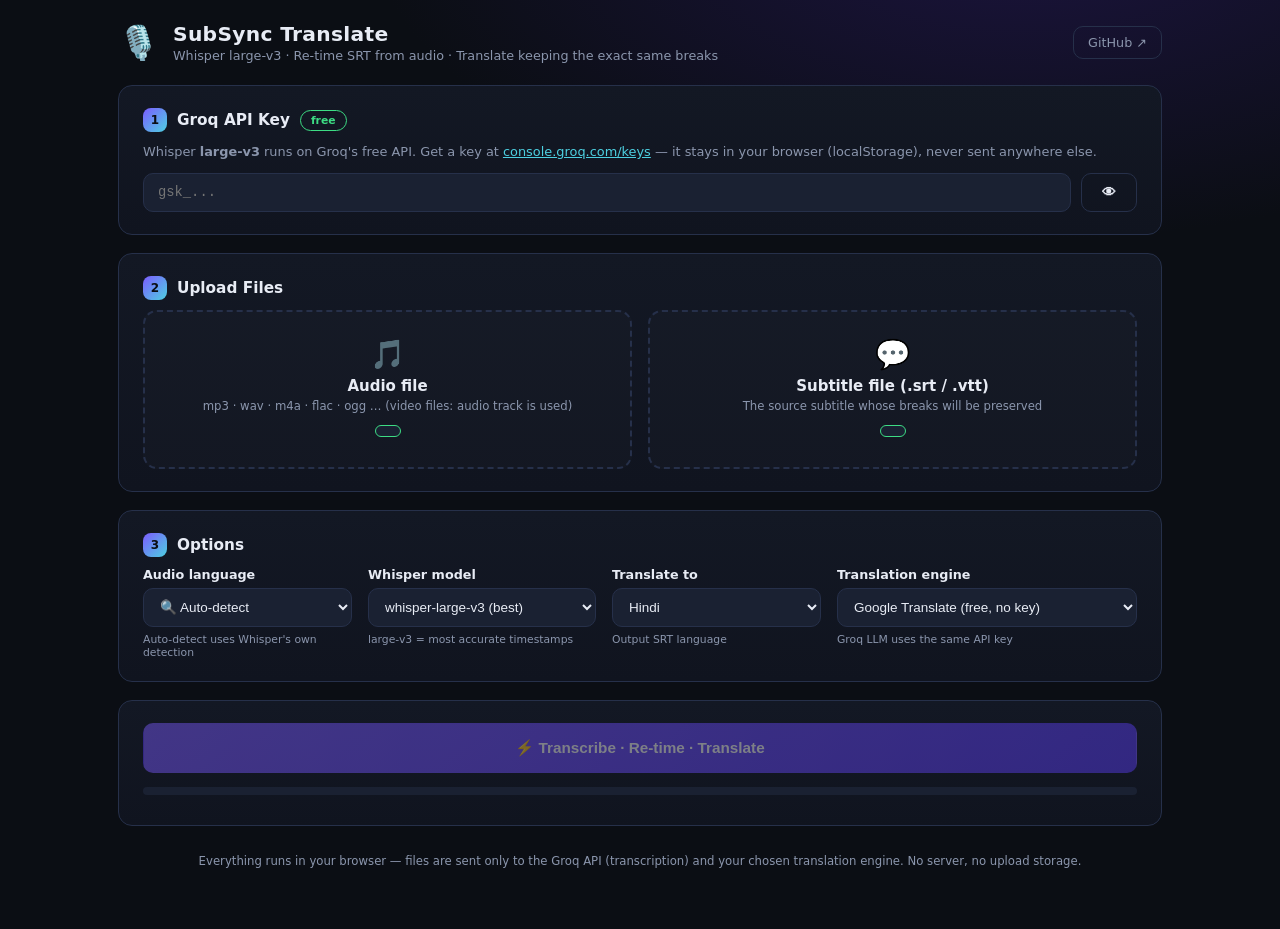
<file: index.html>
<!DOCTYPE html>
<html lang="en">
<head>
<meta charset="UTF-8">
<meta name="viewport" content="width=device-width, initial-scale=1.0">
<title>SubSync Translate — Whisper SRT Translator & Re-Timer</title>
<meta name="description" content="Upload audio + SRT → get a translated SRT with the exact same segment breaks, re-timed precisely from the audio using Whisper large-v3.">
<link rel="stylesheet" href="style.css">
<link rel="icon" href="data:image/svg+xml,<svg xmlns='http://www.w3.org/2000/svg' viewBox='0 0 100 100'><text y='.9em' font-size='90'>🎙️</text></svg>">
</head>
<body>

<header class="topbar">
  <div class="brand">
    <span class="brand-icon">🎙️</span>
    <div>
      <h1>SubSync Translate</h1>
      <p>Whisper large-v3 · Re-time SRT from audio · Translate keeping the exact same breaks</p>
    </div>
  </div>
  <a class="gh-link" id="ghLink" href="#" target="_blank" rel="noopener" title="View on GitHub">GitHub ↗</a>
</header>

<main>

  <!-- STEP 0: API KEY -->
  <section class="card" id="keyCard">
    <h2><span class="step">1</span> Groq API Key <span class="badge free">free</span></h2>
    <p class="hint">Whisper <b>large-v3</b> runs on Groq's free API. Get a key at
      <a href="https://console.groq.com/keys" target="_blank" rel="noopener">console.groq.com/keys</a>
      — it stays in your browser (localStorage), never sent anywhere else.</p>
    <div class="row">
      <input type="password" id="apiKey" placeholder="gsk_..." autocomplete="off" spellcheck="false">
      <button class="btn ghost" id="toggleKey" title="Show/hide">👁</button>
    </div>
  </section>

  <!-- STEP 1: FILES -->
  <section class="card">
    <h2><span class="step">2</span> Upload Files</h2>
    <div class="grid2">
      <div class="drop" id="dropAudio">
        <input type="file" id="audioFile" accept="audio/*,video/*,.mp3,.wav,.m4a,.mp4,.mkv,.aac,.ogg,.flac,.webm,.opus" hidden>
        <div class="drop-icon">🎵</div>
        <div class="drop-title">Audio file</div>
        <div class="drop-sub">mp3 · wav · m4a · flac · ogg … (video files: audio track is used)</div>
        <div class="file-chip" id="audioChip" hidden></div>
      </div>
      <div class="drop" id="dropSrt">
        <input type="file" id="srtFile" accept=".srt,.vtt,text/plain" hidden>
        <div class="drop-icon">💬</div>
        <div class="drop-title">Subtitle file (.srt / .vtt)</div>
        <div class="drop-sub">The source subtitle whose breaks will be preserved</div>
        <div class="file-chip" id="srtChip" hidden></div>
      </div>
    </div>
  </section>

  <!-- STEP 2: OPTIONS -->
  <section class="card">
    <h2><span class="step">3</span> Options</h2>
    <div class="grid4">
      <label class="field">
        <span>Audio language</span>
        <select id="srcLang"></select>
        <small>Auto-detect uses Whisper's own detection</small>
      </label>
      <label class="field">
        <span>Whisper model</span>
        <select id="whisperModel">
          <option value="whisper-large-v3" selected>whisper-large-v3 (best)</option>
          <option value="whisper-large-v3-turbo">whisper-large-v3-turbo (faster)</option>
        </select>
        <small>large-v3 = most accurate timestamps</small>
      </label>
      <label class="field">
        <span>Translate to</span>
        <select id="tgtLang"></select>
        <small>Output SRT language</small>
      </label>
      <label class="field">
        <span>Translation engine</span>
        <select id="engine">
          <option value="google" selected>Google Translate (free, no key)</option>
          <option value="groq">Groq LLM — llama-3.3-70b (better quality)</option>
        </select>
        <small>Groq LLM uses the same API key</small>
      </label>
    </div>
  </section>

  <!-- RUN -->
  <section class="card run-card">
    <button class="btn primary big" id="runBtn" disabled>⚡ Transcribe · Re-time · Translate</button>
    <div class="progress-wrap" id="progressWrap" hidden>
      <div class="progress"><div class="bar" id="bar"></div></div>
      <div class="status" id="status"></div>
    </div>
    <div class="log" id="log" hidden></div>
  </section>

  <!-- RESULTS -->
  <section class="card" id="resultCard" hidden>
    <h2><span class="step">4</span> Result
      <span class="badge" id="detectedBadge" hidden></span>
      <span class="badge ok" id="matchBadge" hidden></span>
    </h2>
    <p class="hint">Translated text cells are <b>editable</b> — click any cell to fix wording before downloading. Timings shown as <s>original</s> → re-timed.</p>
    <div class="table-wrap">
      <table id="resultTable">
        <thead>
          <tr><th>#</th><th>Timing (original → re-timed)</th><th id="thOrig">Original</th><th id="thTrans">Translated</th></tr>
        </thead>
        <tbody></tbody>
      </table>
    </div>
    <div class="dl-row">
      <button class="btn primary" id="dlTranslated">⬇ Download translated SRT</button>
      <button class="btn ghost" id="dlRetimed">⬇ Download re-timed original SRT</button>
      <button class="btn ghost" id="dlTranscript">⬇ Download raw Whisper transcript</button>
    </div>
  </section>

  <footer>
    <p>Everything runs in your browser — files are sent only to the Groq API (transcription) and your chosen translation engine. No server, no upload storage.</p>
  </footer>
</main>

<script src="app.js"></script>
</body>
</html>
</file>
<file: style.css>
:root {
  --bg: #0b0e14;
  --card: #131824;
  --card2: #1a2132;
  --border: #26304a;
  --text: #e8ecf5;
  --muted: #8b96ad;
  --accent: #7c5cff;
  --accent2: #4dd0e1;
  --ok: #3ddc84;
  --warn: #ffb74d;
  --err: #ff6b6b;
  --radius: 14px;
  font-size: 15px;
}

* { box-sizing: border-box; margin: 0; padding: 0; }

body {
  background: radial-gradient(1200px 600px at 80% -10%, #1c1440 0%, var(--bg) 55%) fixed, var(--bg);
  color: var(--text);
  font-family: "Segoe UI", system-ui, -apple-system, sans-serif;
  min-height: 100vh;
}

.topbar {
  display: flex; align-items: center; justify-content: space-between;
  padding: 22px 28px; max-width: 1100px; margin: 0 auto;
}
.brand { display: flex; gap: 14px; align-items: center; }
.brand-icon { font-size: 2.2rem; }
.brand h1 { font-size: 1.35rem; letter-spacing: .3px; }
.brand p { color: var(--muted); font-size: .85rem; margin-top: 2px; }
.gh-link {
  color: var(--muted); text-decoration: none; border: 1px solid var(--border);
  padding: 8px 14px; border-radius: 10px; font-size: .85rem; transition: .2s;
}
.gh-link:hover { color: var(--text); border-color: var(--accent); }

main { max-width: 1100px; margin: 0 auto; padding: 0 28px 60px; display: flex; flex-direction: column; gap: 18px; }

.card {
  background: linear-gradient(180deg, var(--card) 0%, #10141f 100%);
  border: 1px solid var(--border);
  border-radius: var(--radius);
  padding: 22px 24px;
}
.card h2 { font-size: 1.02rem; display: flex; align-items: center; gap: 10px; margin-bottom: 10px; }
.step {
  background: linear-gradient(135deg, var(--accent), var(--accent2));
  color: #0b0e14; width: 24px; height: 24px; border-radius: 8px;
  display: inline-flex; align-items: center; justify-content: center;
  font-size: .8rem; font-weight: 700; flex: none;
}
.hint { color: var(--muted); font-size: .86rem; line-height: 1.5; margin-bottom: 12px; }
.hint a { color: var(--accent2); }

.badge {
  font-size: .72rem; padding: 3px 10px; border-radius: 20px;
  border: 1px solid var(--border); color: var(--muted); font-weight: 600;
}
.badge.free { border-color: var(--ok); color: var(--ok); }
.badge.ok { border-color: var(--ok); color: var(--ok); }

.row { display: flex; gap: 10px; }
input[type="password"], input[type="text"] {
  flex: 1; background: var(--card2); border: 1px solid var(--border); color: var(--text);
  padding: 11px 14px; border-radius: 10px; font-size: .92rem; outline: none; transition: .2s;
  font-family: ui-monospace, Consolas, monospace;
}
input:focus { border-color: var(--accent); }

.grid2 { display: grid; grid-template-columns: 1fr 1fr; gap: 16px; }
.grid4 { display: grid; grid-template-columns: repeat(4, 1fr); gap: 16px; }
@media (max-width: 860px) { .grid2, .grid4 { grid-template-columns: 1fr; } }

.drop {
  border: 2px dashed var(--border); border-radius: var(--radius);
  padding: 26px 18px; text-align: center; cursor: pointer; transition: .2s;
  background: rgba(255,255,255,.015);
}
.drop:hover, .drop.over { border-color: var(--accent); background: rgba(124,92,255,.06); }
.drop.filled { border-style: solid; border-color: var(--ok); }
.drop-icon { font-size: 1.9rem; margin-bottom: 6px; }
.drop-title { font-weight: 600; }
.drop-sub { color: var(--muted); font-size: .78rem; margin-top: 4px; }
.file-chip {
  margin-top: 12px; display: inline-block; background: var(--card2);
  border: 1px solid var(--ok); color: var(--ok); font-size: .8rem;
  padding: 5px 12px; border-radius: 20px; max-width: 100%;
  overflow: hidden; text-overflow: ellipsis; white-space: nowrap;
}

.field { display: flex; flex-direction: column; gap: 6px; }
.field > span { font-size: .85rem; font-weight: 600; }
.field small { color: var(--muted); font-size: .72rem; }
select {
  background: var(--card2); border: 1px solid var(--border); color: var(--text);
  padding: 10px 12px; border-radius: 10px; font-size: .9rem; outline: none; cursor: pointer;
}
select:focus { border-color: var(--accent); }

.btn {
  border: 1px solid var(--border); background: var(--card2); color: var(--text);
  padding: 11px 20px; border-radius: 10px; font-size: .92rem; font-weight: 600;
  cursor: pointer; transition: .2s;
}
.btn:hover:not(:disabled) { border-color: var(--accent); transform: translateY(-1px); }
.btn:disabled { opacity: .45; cursor: not-allowed; }
.btn.primary {
  background: linear-gradient(135deg, var(--accent), #5b3df5);
  border-color: transparent; color: #fff;
}
.btn.primary:hover:not(:disabled) { filter: brightness(1.12); }
.btn.ghost { background: transparent; }
.btn.big { width: 100%; padding: 15px; font-size: 1.02rem; }

.run-card { display: flex; flex-direction: column; gap: 14px; }
.progress-wrap { display: flex; flex-direction: column; gap: 8px; }
.progress { height: 8px; background: var(--card2); border-radius: 10px; overflow: hidden; }
.bar {
  height: 100%; width: 0%;
  background: linear-gradient(90deg, var(--accent), var(--accent2));
  border-radius: 10px; transition: width .35s ease;
}
.status { color: var(--muted); font-size: .85rem; }

.log {
  background: #0a0d14; border: 1px solid var(--border); border-radius: 10px;
  padding: 12px 14px; font-family: ui-monospace, Consolas, monospace;
  font-size: .78rem; color: var(--muted); max-height: 180px; overflow-y: auto;
  white-space: pre-wrap; line-height: 1.55;
}
.log .err { color: var(--err); }
.log .ok { color: var(--ok); }

.table-wrap { overflow: auto; max-height: 480px; border: 1px solid var(--border); border-radius: 10px; }
table { width: 100%; border-collapse: collapse; font-size: .84rem; }
thead th {
  position: sticky; top: 0; background: var(--card2); text-align: left;
  padding: 10px 12px; border-bottom: 1px solid var(--border); z-index: 1;
}
tbody td { padding: 9px 12px; border-bottom: 1px solid #1d2436; vertical-align: top; }
tbody tr:hover { background: rgba(124,92,255,.05); }
td.num { color: var(--muted); width: 40px; }
td.time { font-family: ui-monospace, Consolas, monospace; font-size: .74rem; color: var(--muted); white-space: nowrap; }
td.time .new { color: var(--accent2); }
td.time s { opacity: .55; }
td.orig { color: var(--muted); max-width: 320px; }
td.trans { max-width: 320px; }
td.trans[contenteditable]:focus { outline: 1px solid var(--accent); border-radius: 6px; background: rgba(124,92,255,.08); }
td.unmatched { border-left: 3px solid var(--warn); }

.dl-row { display: flex; gap: 12px; margin-top: 16px; flex-wrap: wrap; }

footer { text-align: center; color: var(--muted); font-size: .78rem; margin-top: 10px; }
</file>
